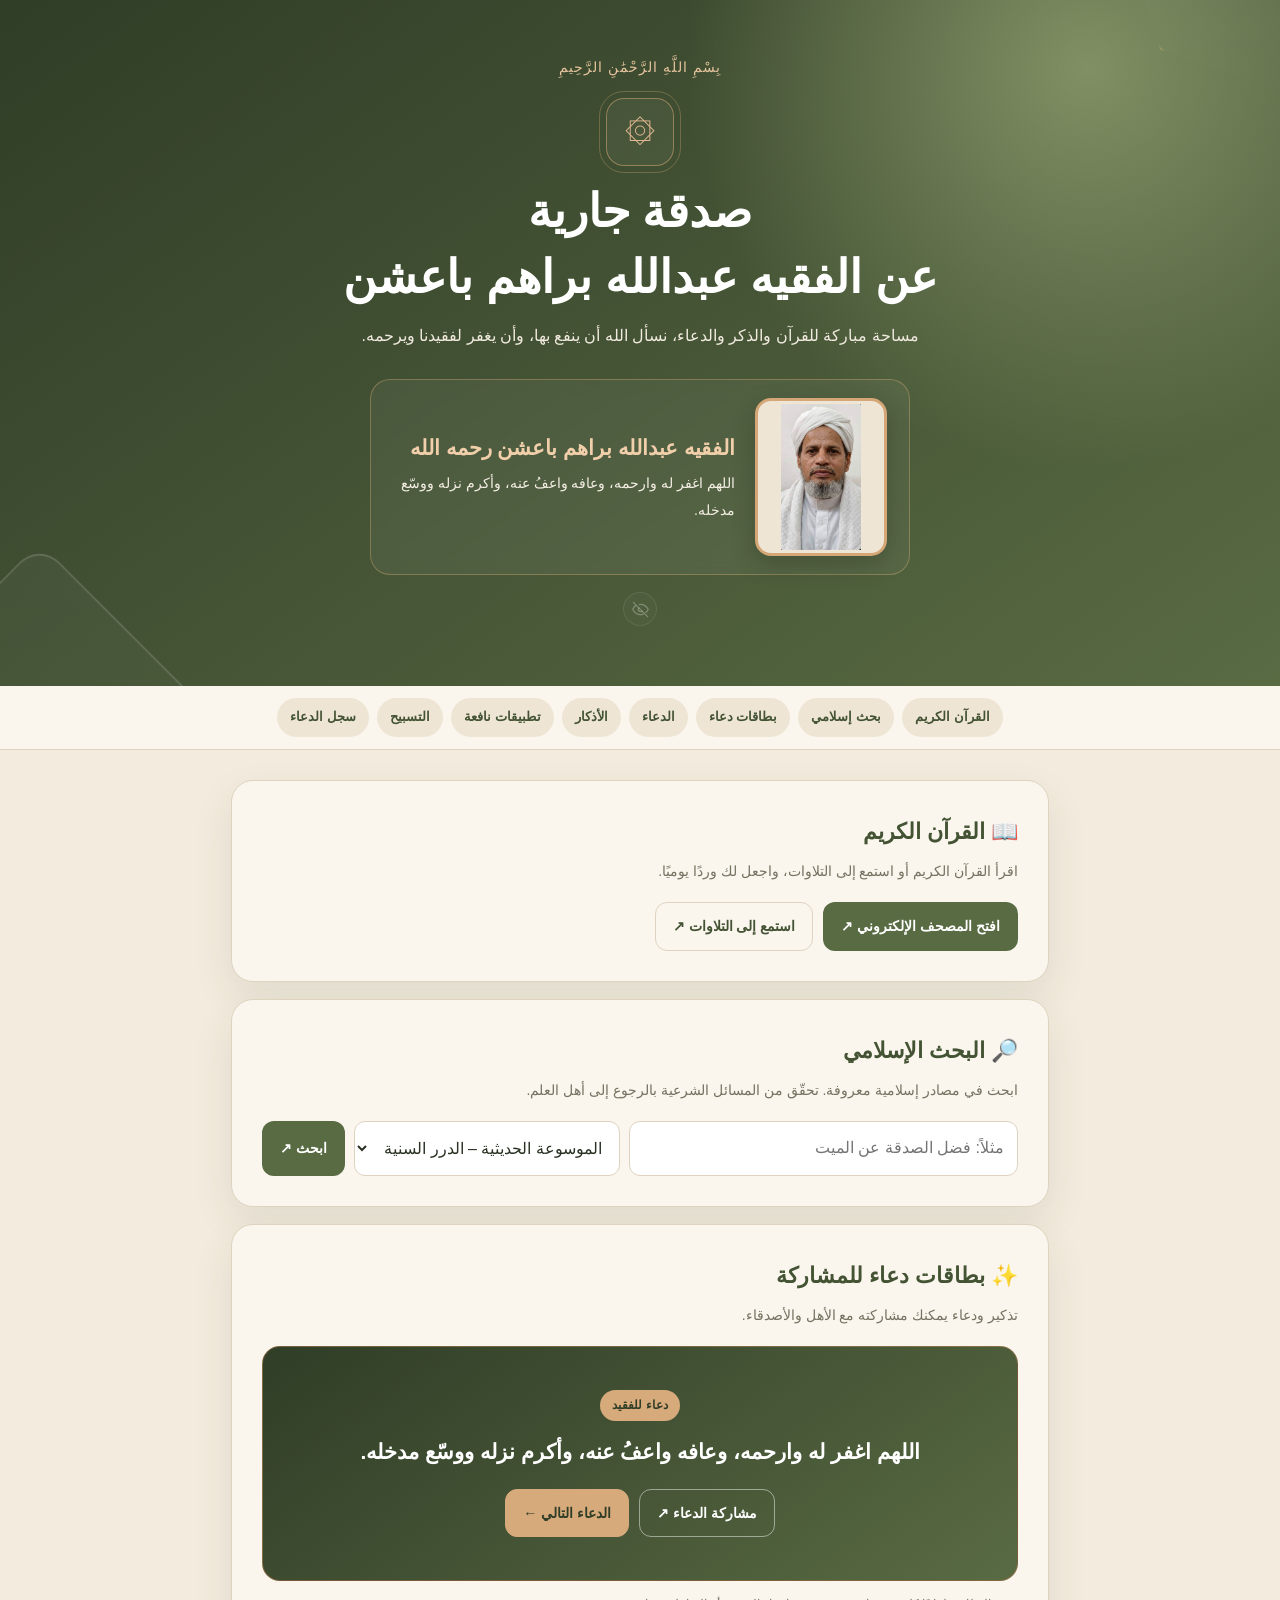
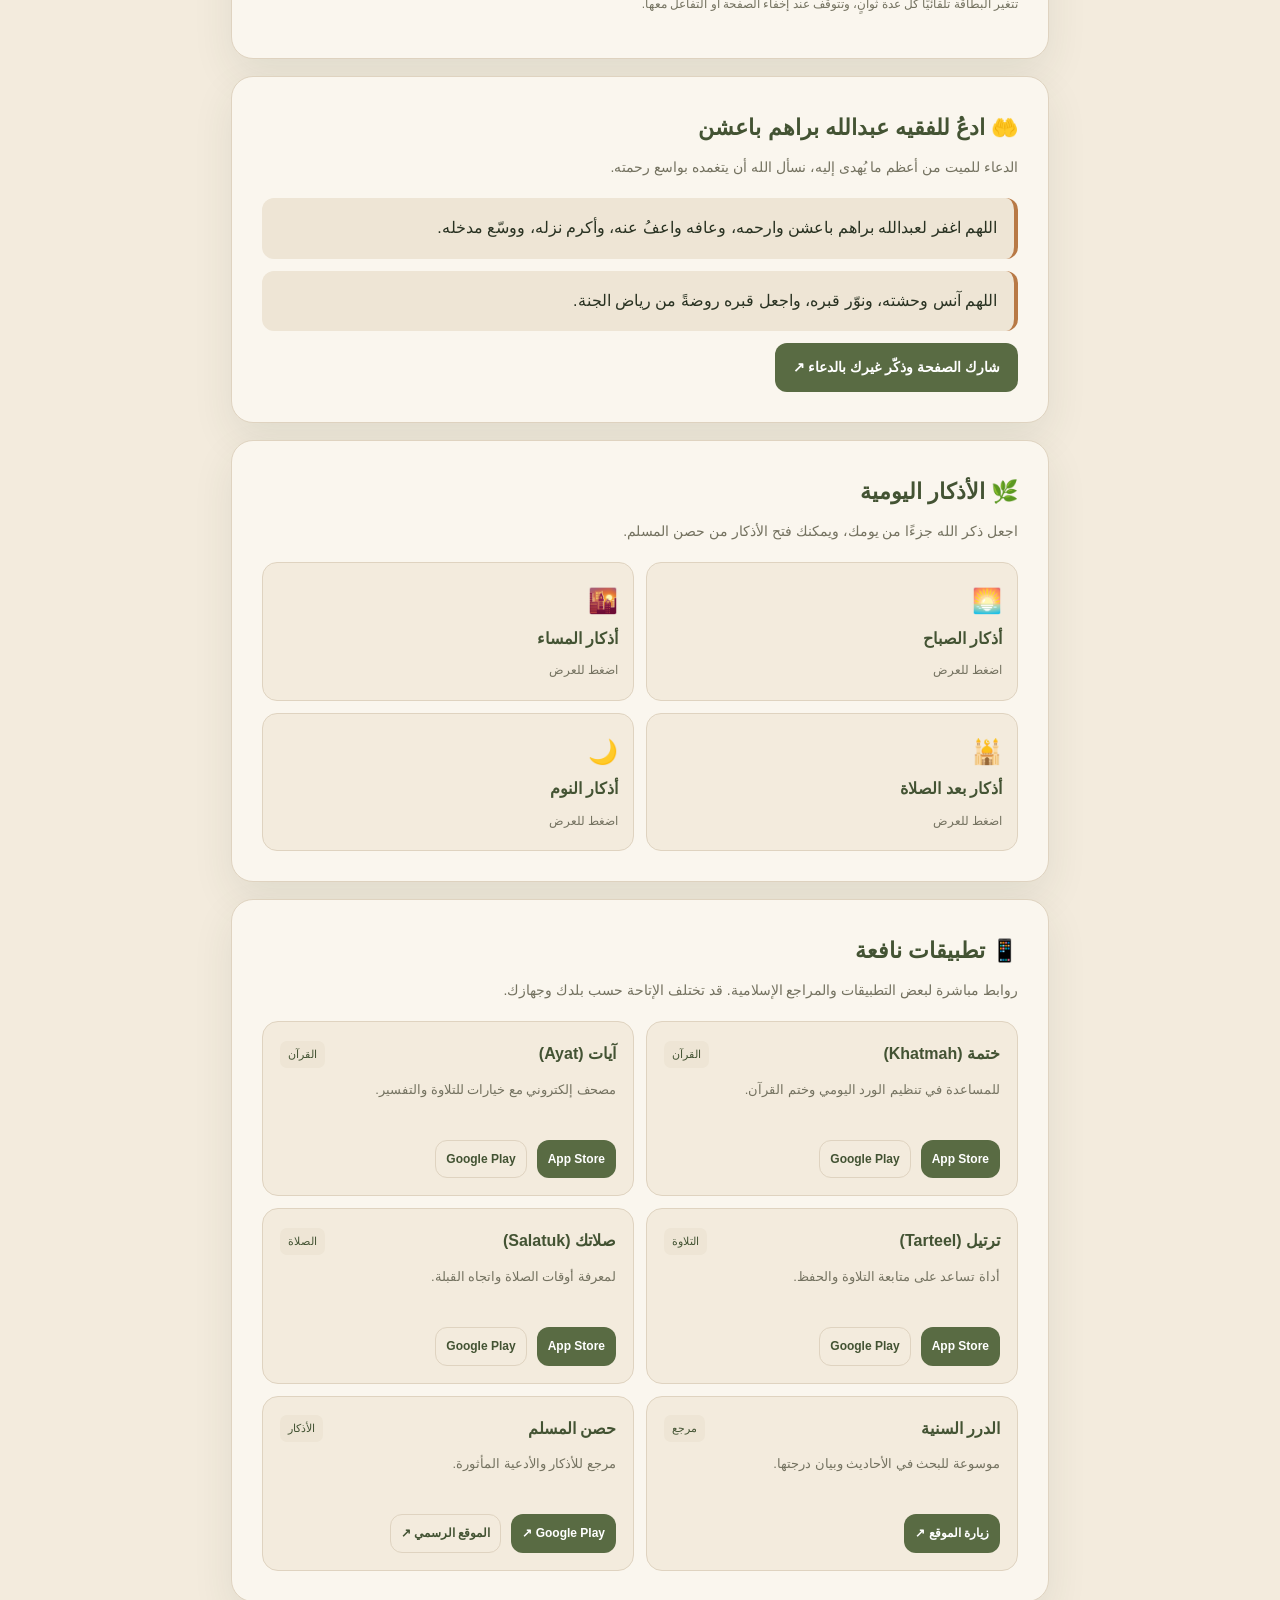
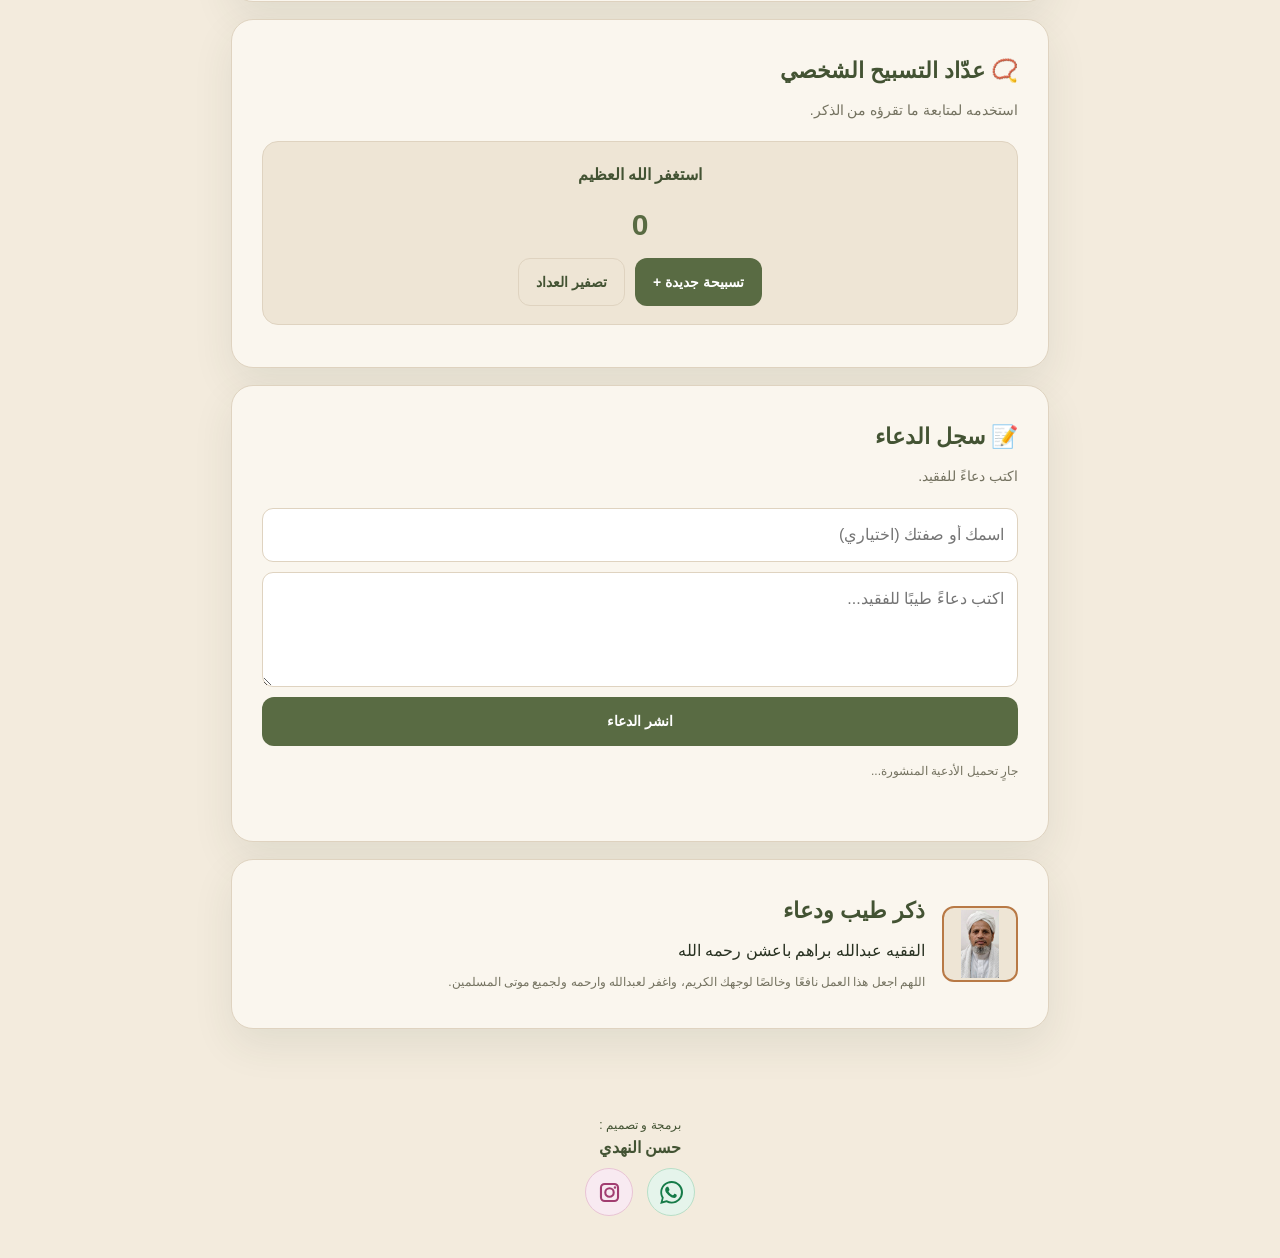
<file: index.html>
<!doctype html>
<html lang="ar" dir="rtl">
<head>
  <meta charset="utf-8">
  <meta name="viewport" content="width=device-width, initial-scale=1">
  <meta name="theme-color" content="#435333">
  <meta name="mobile-web-app-capable" content="yes">
  <meta name="apple-mobile-web-app-capable" content="yes">
  <meta name="apple-mobile-web-app-status-bar-style" content="default">
  <link rel="manifest" href="./manifest.webmanifest">
  <link rel="icon" type="image/jpeg" href="./Abdullah.jpg?v=3">
  <link rel="apple-touch-icon" href="./Abdullah.jpg">
  <meta name="description" content="صدقة جارية عن روح الفقيه عبدالله براهم باعشن رحمه الله. قرآن كريم وأذكار ودعاء وروابط نافعة.">
  <meta property="og:type" content="website">
  <meta property="og:title" content="صدقة جارية عن الفقيه عبدالله براهم باعشن رحمه الله">
  <meta property="og:description" content="نسأل الله أن يغفر له ويرحمه، وأن يجعل هذا العمل نافعًا.">
  <meta property="og:image" content="https://7hasan.github.io/Abdullah_Ba-ashan/Abdullah.jpg">
  <meta property="og:url" content="https://7hasan.github.io/Abdullah_Ba-ashan/">
  <title>صدقة جارية عن الفقيه عبدالله براهم باعشن</title>
  <link rel="preload" as="image" href="./Abdullah.jpg">
  <link rel="stylesheet" href="./style.css?v=8">
  <script src="./script.js?v=8" defer></script>
</head>
<body>
<header class="hero" id="top">
  <div class="inner">
    <div class="bism">بِسْمِ اللَّهِ الرَّحْمَٰنِ الرَّحِيمِ</div>
    <div class="emblem" aria-hidden="true">۞</div>
    <h1>صدقة جارية<br>عن الفقيه عبدالله براهم باعشن</h1>
    <p class="subtitle">مساحة مباركة للقرآن والذكر والدعاء، نسأل الله أن ينفع بها، وأن يغفر لفقيدنا ويرحمه.</p>
    <div class="name-card">
      <img class="deceased-img" src="./Abdullah.jpg" alt="صورة الفقيه عبدالله براهم باعشن" width="112" height="112">
      <div>
        <strong>الفقيه عبدالله براهم باعشن رحمه الله</strong>
        <p>اللهم اغفر له وارحمه، وعافه واعفُ عنه، وأكرم نزله ووسّع مدخله.</p>
      </div>
    </div>
    <div class="visitor-counter" id="visitor-counter">
      <button class="visitor-eye" id="visitor-eye" type="button"
        aria-label="إظهار إجمالي الزيارات" aria-expanded="false"
        aria-controls="visitor-total" disabled>
        <svg class="eye-open" viewBox="0 0 24 24" aria-hidden="true">
          <path d="M2.2 12s3.5-6.5 9.8-6.5 9.8 6.5 9.8 6.5-3.5 6.5-9.8 6.5S2.2 12 2.2 12Z"/>
          <circle cx="12" cy="12" r="3"/>
        </svg>
        <svg class="eye-closed" viewBox="0 0 24 24" aria-hidden="true">
          <path d="M3 3 21 21M10.6 5.7A10.8 10.8 0 0 1 12 5.5c6.3 0 9.8 6.5 9.8 6.5a16.5 16.5 0 0 1-3.1 3.7M6.2 6.8C3.6 8.4 2.2 12 2.2 12s3.5 6.5 9.8 6.5c1.3 0 2.5-.3 3.5-.7"/>
          <path d="M9.9 9.9a3 3 0 0 0 4.2 4.2"/>
        </svg>
        <span class="visitor-sr-only">إظهار إجمالي الزيارات</span>
      </button>
      <span id="visitor-total" class="visitor-total" hidden aria-live="polite"></span>
    </div>
  </div>
</header>

<nav aria-label="التنقل الرئيسي">
  <a href="#quran">القرآن الكريم</a><a href="#search">بحث إسلامي</a><a href="#cards">بطاقات دعاء</a>
  <a href="#dua">الدعاء</a><a href="#adhkar">الأذكار</a><a href="#apps">تطبيقات نافعة</a><a href="#interactive">التسبيح</a><a href="#wall">سجل الدعاء</a>
</nav>

<main>
  <section class="section" id="quran">
    <h2>📖 القرآن الكريم</h2>
    <p class="intro">اقرأ القرآن الكريم أو استمع إلى التلاوات، واجعل لك وردًا يوميًا.</p>
    <div class="actions">
      <a class="btn" href="https://quran.com/ar" target="_blank" rel="noopener noreferrer">افتح المصحف الإلكتروني ↗</a>
      <a class="btn outline" href="https://everyayah.com/" target="_blank" rel="noopener noreferrer">استمع إلى التلاوات ↗</a>
    </div>
  </section>

  <section class="section" id="search">
    <h2>🔎 البحث الإسلامي</h2>
    <p class="intro">ابحث في مصادر إسلامية معروفة. تحقّق من المسائل الشرعية بالرجوع إلى أهل العلم.</p>
    <div class="search-box">
      <input id="islamic-search-query" class="search-input" type="search" placeholder="مثلاً: فضل الصدقة عن الميت" aria-label="موضوع البحث">
      <select id="search-source" class="source-select" aria-label="مصدر البحث">
        <option value="dorar">الموسوعة الحديثية – الدرر السنية</option>
        <option value="islamweb">إسلام ويب</option>
        <option value="binbaz">موقع الشيخ ابن باز</option>
      </select>
      <button class="btn" type="button" onclick="executeIslamicSearch()">ابحث ↗</button>
    </div>
  </section>

  <section class="section" id="cards">
    <h2>✨ بطاقات دعاء للمشاركة</h2>
    <p class="intro">تذكير ودعاء يمكنك مشاركته مع الأهل والأصدقاء.</p>
    <div class="story-container" id="story-box">
      <span class="story-badge" id="story-category">دعاء للفقيد</span>
      <div class="story-text" id="story-text" aria-live="polite">اللهم اغفر له وارحمه، وعافه واعفُ عنه، وأكرم نزله ووسّع مدخله.</div>
      <div class="story-actions">
        <button class="btn outline" type="button" onclick="shareCurrentStory()">مشاركة الدعاء ↗</button>
        <button class="btn" type="button" onclick="nextStory()">الدعاء التالي ←</button>
      </div>
    </div>
    <p class="small">تتغير البطاقة تلقائيًا كل عدة ثوانٍ، وتتوقف عند إخفاء الصفحة أو التفاعل معها.</p>
  </section>

  <section class="section" id="dua">
    <h2>🤲 ادعُ للفقيه عبدالله براهم باعشن</h2>
    <p class="intro">الدعاء للميت من أعظم ما يُهدى إليه، نسأل الله أن يتغمده بواسع رحمته.</p>
    <div class="dua"><p>اللهم اغفر لعبدالله براهم باعشن وارحمه، وعافه واعفُ عنه، وأكرم نزله، ووسّع مدخله.</p></div>
    <div class="dua"><p>اللهم آنس وحشته، ونوّر قبره، واجعل قبره روضةً من رياض الجنة.</p></div>
    <button class="btn" type="button" onclick="sharePage()">شارك الصفحة وذكّر غيرك بالدعاء ↗</button>
  </section>

  <section class="section" id="adhkar">
    <h2>🌿 الأذكار اليومية</h2>
    <p class="intro">اجعل ذكر الله جزءًا من يومك، ويمكنك فتح الأذكار من حصن المسلم.</p>
    <div class="tilegrid">
      <details class="tile"><summary><div class="ico">🌅</div><strong>أذكار الصباح</strong><span>اضغط للعرض</span></summary><p>ابدأ يومك بذكر الله.</p><a href="https://hisnmuslim.com/i/ar/1" target="_blank" rel="noopener noreferrer">افتح الأذكار ↗</a></details>
      <details class="tile"><summary><div class="ico">🌇</div><strong>أذكار المساء</strong><span>اضغط للعرض</span></summary><p>اختم يومك بذكر الله.</p><a href="https://hisnmuslim.com/i/ar/1" target="_blank" rel="noopener noreferrer">افتح الأذكار ↗</a></details>
      <details class="tile"><summary><div class="ico">🕌</div><strong>أذكار بعد الصلاة</strong><span>اضغط للعرض</span></summary><p>حافظ على الأذكار المأثورة بعد الصلاة.</p><a href="https://hisnmuslim.com/" target="_blank" rel="noopener noreferrer">افتح حصن المسلم ↗</a></details>
      <details class="tile"><summary><div class="ico">🌙</div><strong>أذكار النوم</strong><span>اضغط للعرض</span></summary><p>اختم يومك بالأذكار.</p><a href="https://hisnmuslim.com/" target="_blank" rel="noopener noreferrer">افتح حصن المسلم ↗</a></details>
    </div>
  </section>

  <section class="section" id="apps">
    <h2>📱 تطبيقات نافعة</h2>
    <p class="intro">روابط مباشرة لبعض التطبيقات والمراجع الإسلامية. قد تختلف الإتاحة حسب بلدك وجهازك.</p>
    <div class="apps-grid">
      <article class="app-card"><div class="app-header"><strong>ختمة (Khatmah)</strong><span class="app-badge">القرآن</span></div><p class="app-desc">للمساعدة في تنظيم الورد اليومي وختم القرآن.</p><div class="store-buttons"><a class="btn store-btn" href="https://apps.apple.com/us/app/id543090051" target="_blank" rel="noopener noreferrer">App Store</a><a class="btn outline store-btn" href="https://play.google.com/store/apps/details?id=com.khatmah.android" target="_blank" rel="noopener noreferrer">Google Play</a></div></article>
      <article class="app-card"><div class="app-header"><strong>آيات (Ayat)</strong><span class="app-badge">القرآن</span></div><p class="app-desc">مصحف إلكتروني مع خيارات للتلاوة والتفسير.</p><div class="store-buttons"><a class="btn store-btn" href="https://apps.apple.com/sa/app/id634325420" target="_blank" rel="noopener noreferrer">App Store</a><a class="btn outline store-btn" href="https://play.google.com/store/apps/details?id=sa.edu.ksu.Ayat" target="_blank" rel="noopener noreferrer">Google Play</a></div></article>
      <article class="app-card"><div class="app-header"><strong>ترتيل (Tarteel)</strong><span class="app-badge">التلاوة</span></div><p class="app-desc">أداة تساعد على متابعة التلاوة والحفظ.</p><div class="store-buttons"><a class="btn store-btn" href="https://apps.apple.com/om/app/id1391009396" target="_blank" rel="noopener noreferrer">App Store</a><a class="btn outline store-btn" href="https://play.google.com/store/apps/details?id=com.tarteel.app" target="_blank" rel="noopener noreferrer">Google Play</a></div></article>
      <article class="app-card"><div class="app-header"><strong>صلاتك (Salatuk)</strong><span class="app-badge">الصلاة</span></div><p class="app-desc">لمعرفة أوقات الصلاة واتجاه القبلة.</p><div class="store-buttons"><a class="btn store-btn" href="https://apps.apple.com/ae/app/id686077611" target="_blank" rel="noopener noreferrer">App Store</a><a class="btn outline store-btn" href="https://play.google.com/store/apps/details?id=com.masarat.salati" target="_blank" rel="noopener noreferrer">Google Play</a></div></article>
      <article class="app-card"><div class="app-header"><strong>الدرر السنية</strong><span class="app-badge">مرجع</span></div><p class="app-desc">موسوعة للبحث في الأحاديث وبيان درجتها.</p><div class="store-buttons"><a class="btn store-btn" href="https://dorar.net/" target="_blank" rel="noopener noreferrer">زيارة الموقع ↗</a></div></article>
      <article class="app-card"><div class="app-header"><strong>حصن المسلم</strong><span class="app-badge">الأذكار</span></div><p class="app-desc">مرجع للأذكار والأدعية المأثورة.</p><div class="store-buttons"><a class="btn store-btn" href="https://play.google.com/store/apps/details?id=com.arabiait.hisnmuslim" target="_blank" rel="noopener noreferrer">Google Play ↗</a><a class="btn outline store-btn" href="https://hisnmuslim.com/" target="_blank" rel="noopener noreferrer">الموقع الرسمي ↗</a></div></article>
    </div>
  </section>

  <section class="section" id="interactive">
    <h2>📿 عدّاد التسبيح الشخصي</h2>
    <p class="intro">استخدمه لمتابعة ما تقرؤه من الذكر.</p>
    <div class="interactive-box">
      <strong>استغفر الله العظيم</strong>
      <span class="counter-number" id="tasbeeh-count" aria-live="polite">0</span>
      <div class="actions" style="justify-content:center">
        <button class="btn" id="tasbeeh-btn" type="button">تسبيحة جديدة +</button>
        <button class="btn outline" id="tasbeeh-reset" type="button">تصفير العداد</button>
      </div>
    </div>
  </section>

  <section class="section" id="wall">
    <h2>📝 سجل الدعاء</h2>
    <p class="intro">اكتب دعاءً للفقيد. </p>
    <form id="dua-form" class="wall-form">
      <input id="dua-name" class="wall-input" type="text" maxlength="45" placeholder="اسمك أو صفتك (اختياري)" autocomplete="name">
      <textarea id="dua-message" class="wall-input" rows="3" maxlength="500" required placeholder="اكتب دعاءً طيبًا للفقيد..."></textarea>
      <button class="btn" type="submit">انشر الدعاء</button>
    </form>
    <p class="small" id="wall-status" role="status" aria-live="polite"></p>
    <div id="dua-list" class="wall-messages" aria-live="polite"></div>
  </section>

  <section class="section final-section" id="final">
    <div class="profile">
      <img class="avatar" src="./Abdullah.jpg" alt="صورة الفقيه عبدالله براهم باعشن" width="76" height="76" loading="lazy">
      <div>
        <h2>ذكر طيب ودعاء</h2>
        <p>الفقيه عبدالله براهم باعشن رحمه الله</p>
        <p class="small">اللهم اجعل هذا العمل نافعًا وخالصًا لوجهك الكريم، واغفر لعبدالله وارحمه ولجميع موتى المسلمين.</p>
      </div>
    </div>
  </section>
  <div class="install-area">
    <button class="btn install-btn" id="install-app" type="button" hidden>
      <svg viewBox="0 0 24 24" aria-hidden="true"><path d="M12 3v11m0 0 4-4m-4 4-4-4M5 17v3h14v-3" fill="none" stroke="currentColor" stroke-width="2" stroke-linecap="round" stroke-linejoin="round"/></svg>
      تثبيت
    </button>
    <p class="small" id="install-help" hidden>ثبت التطبيق على جهازك</p>
  </div>
</main>

<footer>
  <div class="footer-credit"><p>برمجة و تصميم :<br><strong>حسن النهدي</strong></p></div>
  <div class="footer-social" aria-label="حسابات التواصل">
    <a class="social-link whatsapp" href="https://wa.me/+967776425406" target="_blank" rel="noopener noreferrer" aria-label="واتساب">
      <svg viewBox="0 0 24 24" aria-hidden="true"><path fill="currentColor" d="M20.5 3.5A11.8 11.8 0 0 0 12.1 0C5.6 0 .3 5.3.3 11.8c0 2.1.6 4.1 1.6 5.9L.2 24l6.5-1.7a11.8 11.8 0 0 0 5.4 1.3h.1c6.5 0 11.8-5.3 11.8-11.8 0-3.1-1.2-6-3.5-8.3ZM12.2 21.6a9.8 9.8 0 0 1-5-1.4l-.4-.2-3.9 1 1-3.8-.3-.4a9.8 9.8 0 1 1 8.6 4.8Zm5.4-7.3c-.3-.2-1.8-.9-2.1-1s-.5-.2-.7.2-.8 1-1 1.2-.4.2-.7.1a8 8 0 0 1-2.4-1.5 9 9 0 0 1-1.7-2.1c-.2-.3 0-.5.1-.7l.5-.6.2-.5c.1-.2 0-.4 0-.6s-.7-1.7-1-2.3c-.2-.6-.5-.5-.7-.5h-.6c-.2 0-.6.1-.9.4s-1.2 1.2-1.2 2.8 1.2 3.2 1.4 3.4a13 13 0 0 0 5 4.4c.7.3 1.2.5 1.6.6.7.2 1.3.2 1.8.1.6-.1 1.8-.7 2-1.4.3-.7.3-1.3.2-1.4-.1-.2-.3-.3-.6-.5Z"/></svg>
    </a>
    <a class="social-link instagram" href="https://www.instagram.com/3ioio_?dmpr=MWthOWRxYnh0aGx2NA==" target="_blank" rel="noopener noreferrer" aria-label="إنستغرام">
      <svg viewBox="0 0 24 24" aria-hidden="true"><path fill="currentColor" d="M7 2h10a5 5 0 0 1 5 5v10a5 5 0 0 1-5 5H7a5 5 0 0 1-5-5V7a5 5 0 0 1 5-5Zm0 2.2A2.8 2.8 0 0 0 4.2 7v10A2.8 2.8 0 0 0 7 19.8h10a2.8 2.8 0 0 0 2.8-2.8V7A2.8 2.8 0 0 0 17 4.2H7Zm5 2.3a5.5 5.5 0 1 1 0 11 5.5 5.5 0 0 1 0-11Zm0 2.2a3.3 3.3 0 1 0 0 6.6 3.3 3.3 0 0 0 0-6.6Zm5.7-3.3a1.3 1.3 0 1 1 0 2.6 1.3 1.3 0 0 1 0-2.6Z"/></svg>
    </a>
  </div>
</footer>
</body>
</html>
</file>
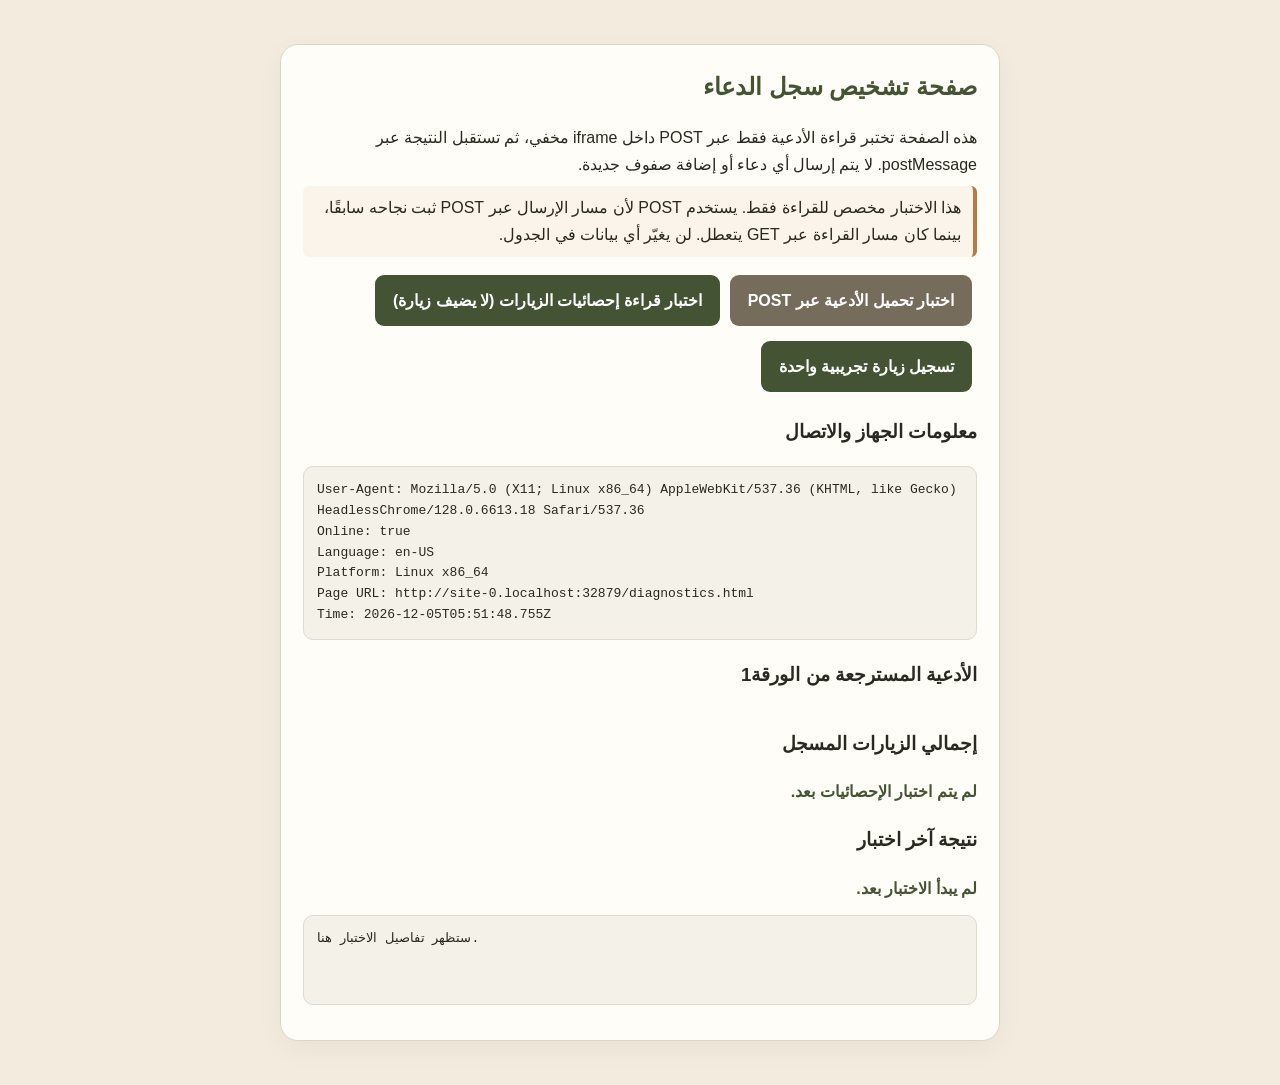
<file: diagnostics.html>
<!doctype html>
<html lang="ar" dir="rtl">
<head>
  <meta charset="utf-8">
  <meta name="viewport" content="width=device-width, initial-scale=1">
  <meta name="theme-color" content="#435333">
  <title>فحص قراءة سجل الدعاء - POST</title>
  <style>
    :root{color-scheme:light;--olive:#435333;--bg:#f3ebdd;--copper:#b87945}
    *{box-sizing:border-box}
    body{margin:0;padding:20px;background:var(--bg);color:#29291f;font-family:Arial,sans-serif;line-height:1.7}
    main{max-width:720px;margin:24px auto;background:#fffdf8;border:1px solid #ded5c5;border-radius:18px;padding:22px;box-shadow:0 8px 28px #0000000b}
    h1{margin-top:0;color:var(--olive);font-size:24px}
    p{margin:8px 0}
    label{display:block;font-weight:bold;margin:14px 0 5px}
    input,textarea{width:100%;padding:12px;border:1px solid #cfc7b8;border-radius:9px;font:inherit;background:white}
    textarea{min-height:100px;resize:vertical}
    button{border:0;border-radius:9px;background:var(--olive);color:white;padding:12px 18px;font:inherit;font-weight:bold;cursor:pointer;margin:10px 5px 5px 0}
    button.secondary{background:#756c5c}
    button:disabled{opacity:.55;cursor:wait}
    pre{white-space:pre-wrap;overflow-wrap:anywhere;background:#f4f1e9;border:1px solid #e1dacd;border-radius:10px;padding:13px;min-height:90px;direction:ltr;text-align:left;font:13px/1.6 monospace}
    .warning{border-right:4px solid var(--copper);padding:8px 12px;background:#fbf4eb;border-radius:6px}
    .status{font-weight:bold;color:var(--olive)}
    iframe.transport-frame{display:none;width:0;height:0;border:0}
  </style>
</head>
<body>
<main>
  <h1>صفحة تشخيص سجل الدعاء</h1>
  <p>هذه الصفحة تختبر قراءة الأدعية فقط عبر POST داخل iframe مخفي، ثم تستقبل النتيجة عبر postMessage. لا يتم إرسال أي دعاء أو إضافة صفوف جديدة.</p>
  <p class="warning">هذا الاختبار مخصص للقراءة فقط. يستخدم POST لأن مسار الإرسال عبر POST ثبت نجاحه سابقًا، بينما كان مسار القراءة عبر GET يتعطل. لن يغيّر أي بيانات في الجدول.</p>

  <div>
    <button id="read-btn" class="secondary" type="button">اختبار تحميل الأدعية عبر POST</button>
    <button id="stats-read-btn" type="button">اختبار قراءة إحصائيات الزيارات (لا يضيف زيارة)</button>
    <button id="stats-track-btn" type="button">تسجيل زيارة تجريبية واحدة</button>
  </div>

  <h3>معلومات الجهاز والاتصال</h3>
  <pre id="device-info">جارٍ جمع المعلومات...</pre>
  <h3>الأدعية المسترجعة من الورقة1</h3>
  <div id="duas-list" style="display:grid;gap:10px;margin:12px 0"></div>
  <h3>إجمالي الزيارات المسجل</h3>
  <p id="stats-count" class="status">لم يتم اختبار الإحصائيات بعد.</p>
  <h3>نتيجة آخر اختبار</h3>
  <p id="status" class="status" aria-live="polite">لم يبدأ الاختبار بعد.</p>
  <pre id="output">ستظهر تفاصيل الاختبار هنا.</pre>
  <iframe class="transport-frame" id="transport-frame" name="duaTransportFrame" title="اتصال خلفي"></iframe>
</main>
<script>
(() => {
  "use strict";
  const API = "https://script.google.com/macros/s/AKfycbylOH-ILGZZUnR52h1AFowa5EYsL0tIWmPoWDkefvNvYC7ATR9jUHGa9Ai3QSFhsM7S/exec";
  const frame = document.getElementById("transport-frame");
  const status = document.getElementById("status");
  const output = document.getElementById("output");
  const duasList = document.getElementById("duas-list");
  const readBtn = document.getElementById("read-btn");
  const statsReadBtn = document.getElementById("stats-read-btn");
  const statsTrackBtn = document.getElementById("stats-track-btn");
  const statsCount = document.getElementById("stats-count");
    let pending = null;

  document.getElementById("device-info").textContent = [
    "User-Agent: " + navigator.userAgent,
    "Online: " + navigator.onLine,
    "Language: " + navigator.language,
    "Platform: " + (navigator.platform || "غير متاح"),
    "Page URL: " + location.href,
    "Time: " + new Date().toISOString()
  ].join("\n");

  function makeToken() {
    return "diag_" + Date.now() + "_" + Math.random().toString(36).slice(2, 12);
  }

  function setBusy(busy) {
    readBtn.disabled = busy;
    statsReadBtn.disabled = busy;
    statsTrackBtn.disabled = busy;
  }

  function receiveMessage(event) {
    if (!pending) return;
    const data = event.data;
    const expectedChannel = (pending.kind === "STATS_READ" || pending.kind === "STATS_TRACK") ? "visitor-stats" : "dua-wall-diagnostic";
    if (!data || data.channel !== expectedChannel || data.token !== pending.token) return;
    const current = pending;
    pending = null;
    clearTimeout(current.timer);
    setBusy(false);

    const payload = data.payload;
    const elapsed = Date.now() - current.started;
    if (current.kind === "STATS_READ" || current.kind === "STATS_TRACK") {
      if (payload && payload.success && Number.isFinite(Number(payload.count))) {
        statsCount.textContent = "إجمالي الزيارات: " + Number(payload.count).toLocaleString("ar");
      } else {
        statsCount.textContent = "تعذرت العملية: " + ((payload && payload.message) || "رد غير مكتمل");
      }
    }

    if (current.kind === "READ") {
      const duas = payload && Array.isArray(payload.duas) ? payload.duas : [];
      duasList.replaceChildren();
      if (!duas.length) {
        const empty = document.createElement("p");
        empty.textContent = payload && payload.success
          ? "نجح الاتصال، لكن لا توجد أدعية منشورة في الورقة1."
          : "لم تصل قائمة أدعية قابلة للعرض.";
        duasList.appendChild(empty);
      } else {
        duas.forEach((item, index) => {
          const card = document.createElement("article");
          card.style.cssText = "padding:12px;border:1px solid #ded5c5;border-radius:10px;background:#fff";
          const text = document.createElement("p");
          text.style.margin = "0 0 6px";
          text.textContent = (index + 1) + ". " + (item.dua || item.text || "");
          const meta = document.createElement("small");
          meta.style.color = "#756c5c";
          meta.textContent = [item.name || "زائر", item.date || ""].filter(Boolean).join(" — ");
          card.append(text, meta);
          duasList.appendChild(card);
        });
      }
    }
    status.textContent = payload && payload.success
      ? "نجاح: استلمنا ردًا من Google Apps Script."
      : "وصل رد من Google، لكنه يشير إلى فشل العملية.";

    output.textContent = [
      "TEST: " + current.kind,
      "METHOD: " + current.method,
      "ELAPSED: " + elapsed + " ms",
      "RESPONSE ORIGIN: " + event.origin,
      "ONLINE: " + navigator.onLine,
      "REQUEST URL: " + current.requestUrl,
      "RESPONSE:",
      JSON.stringify(payload, null, 2)
    ].join("\n");
  }

  window.addEventListener("message", receiveMessage);

  function begin(kind, method, requestUrl) {
    if (pending) return null;
    const token = makeToken();
    const started = Date.now();
    const item = {kind, method, token, started, requestUrl, timer:null};
    item.timer = setTimeout(() => {
      if (pending !== item) return;
      pending = null;
      setBusy(false);
      status.textContent = "انتهت مهلة انتظار رد Google بعد 25 ثانية.";
      output.textContent += "\n\nTIMEOUT: لم تصل رسالة postMessage من إطار Google." +
        "\nMETHOD: " + method +
        "\nREQUEST URL: " + requestUrl +
        "\nتنبيه: في اختبار الإرسال، افحص Google Sheets قبل إعادة المحاولة؛ فقد يكون الصف قد أُضيف.";
    }, 25000);
    pending = item;
    setBusy(true);
    status.textContent = "جارٍ تنفيذ الاختبار...";
    output.textContent = [
      "TEST: " + kind,
      "METHOD: " + method,
      "REQUEST URL: " + requestUrl,
      "جارٍ انتظار رسالة من Google Apps Script..."
    ].join("\n");
    return token;
  }

  function runRead() {
    const token = makeToken();
    const requestUrl = API + " [POST form -> hidden iframe; mode=frameRead]";
    const activeToken = begin("READ", "POST form داخل iframe مخفي", requestUrl);
    if (!activeToken) return;

    const form = document.createElement("form");
    form.method = "POST";
    form.action = API;
    form.target = frame.name;
    form.acceptCharset = "UTF-8";
    form.style.display = "none";

    const fields = {mode:"frameRead", action:"read", token:activeToken};
    Object.entries(fields).forEach(([key, value]) => {
      const input = document.createElement("input");
      input.type = "hidden";
      input.name = key;
      input.value = value;
      form.appendChild(input);
    });

    document.body.appendChild(form);
    form.submit();
    setTimeout(() => form.remove(), 1000);
  }



  function runStatsRead() {
    const requestUrl = API + " [POST form -> hidden iframe; mode=frameStats, action=read]";
    const activeToken = begin("STATS_READ", "POST form داخل iframe مخفي", requestUrl);
    if (!activeToken) return;

    const form = document.createElement("form");
    form.method = "POST";
    form.action = API;
    form.target = frame.name;
    form.acceptCharset = "UTF-8";
    form.style.display = "none";

    const fields = {mode:"frameStats", action:"read", token:activeToken};
    Object.entries(fields).forEach(([key, value]) => {
      const input = document.createElement("input");
      input.type = "hidden";
      input.name = key;
      input.value = value;
      form.appendChild(input);
    });

    document.body.appendChild(form);
    form.submit();
    setTimeout(() => form.remove(), 1000);
  }

  function runStatsTrack() {
    const requestUrl = API + " [POST form -> hidden iframe; mode=frameStats, action=track]";
    const activeToken = begin("STATS_TRACK", "POST form داخل iframe مخفي", requestUrl);
    if (!activeToken) return;

    const form = document.createElement("form");
    form.method = "POST";
    form.action = API;
    form.target = frame.name;
    form.acceptCharset = "UTF-8";
    form.style.display = "none";

    const fields = {mode:"frameStats", action:"track", token:activeToken};
    Object.entries(fields).forEach(([key, value]) => {
      const input = document.createElement("input");
      input.type = "hidden";
      input.name = key;
      input.value = value;
      form.appendChild(input);
    });

    document.body.appendChild(form);
    form.submit();
    setTimeout(() => form.remove(), 1000);
  }

  readBtn.addEventListener("click", runRead);
  statsReadBtn.addEventListener("click", runStatsRead);
  statsTrackBtn.addEventListener("click", runStatsTrack);
})();
</script>
</body>
</html>
</file>
<file: style.css>
:root{
  --olive:#596b43;--olive-dark:#435333;--olive-deep:#303d27;
  --beige:#f3ebdd;--beige-light:#faf6ee;--copper:#b87945;
  --ink:#293222;--muted:#747260;--line:#dfd3c0;
  --shadow:0 16px 42px rgba(48,61,39,.09);--radius:22px;
}
*{box-sizing:border-box}
html{scroll-behavior:smooth;scroll-padding-top:88px}
body{margin:0;background:var(--beige);color:var(--ink);font-family:Tahoma,Arial,sans-serif;line-height:1.9}
a{color:inherit;text-decoration:none}
button,input,textarea,select{font:inherit}
button,a{-webkit-tap-highlight-color:transparent}
button:focus-visible,a:focus-visible,input:focus-visible,textarea:focus-visible{outline:3px solid #b8794580;outline-offset:3px}
.hero{position:relative;isolation:isolate;overflow:hidden;padding:54px 20px 58px;text-align:center;color:#fff;background:radial-gradient(circle at 85% 10%,#819064 0,transparent 32%),linear-gradient(145deg,var(--olive-deep),var(--olive))}
.hero:before,.hero:after{content:"";position:absolute;z-index:-1;border:1px solid #ffffff18;border-radius:50%;width:300px;height:300px}
.hero:before{top:-190px;right:-90px}.hero:after{bottom:-230px;left:-100px;width:390px;height:390px}
.inner{max-width:850px;margin:auto}
.bism{color:#e6c49e;font-size:14px;letter-spacing:1px}
.emblem{display:grid;place-items:center;width:68px;height:68px;margin:17px auto 12px;border:1px solid #d5a77788;border-radius:50%;color:#e1b98f;background:#ffffff0c;font-size:31px}
h1{margin:8px 0;font-size:clamp(28px,6vw,46px);line-height:1.45}
.subtitle{max-width:590px;margin:10px auto 0;color:#f0eadf}
.name-card{display:flex;align-items:center;gap:20px;max-width:540px;margin:28px auto 0;padding:18px 22px;border:1px solid #d5a77766;border-radius:20px;background:#ffffff0d;backdrop-filter:blur(8px);text-align:right}
.deceased-img{width:112px;height:112px;flex:0 0 112px;object-fit:cover;border:3px solid #d5a777;border-radius:50%;box-shadow:0 8px 24px #0003}
.name-card strong{display:block;color:#f1cfaa;font-size:21px;line-height:1.6}
.name-card p{margin:5px 0 0;color:#f5efe5;font-size:14px}
nav{position:sticky;top:0;z-index:20;display:flex;justify-content:center;gap:8px;flex-wrap:wrap;padding:12px 14px;background:#faf6eef2;border-bottom:1px solid var(--line);backdrop-filter:blur(12px)}
nav a{padding:7px 13px;border-radius:99px;background:#eee5d5;color:var(--olive-dark);font-size:13px;font-weight:700;transition:background .2s,color .2s,transform .2s}
nav a:hover{background:var(--olive);color:white;transform:translateY(-2px)}
main{max-width:850px;margin:30px auto;padding:0 16px}
.section{margin:17px 0;padding:clamp(20px,4vw,30px);border:1px solid var(--line);border-radius:var(--radius);background:var(--beige-light);box-shadow:var(--shadow)}
.section h2{display:flex;align-items:center;gap:10px;margin:0 0 5px;color:var(--olive-dark);font-size:22px}
.intro{margin:0 0 18px;color:var(--muted);font-size:14px}
.actions,.story-actions,.store-buttons{display:flex;gap:10px;flex-wrap:wrap}
.btn{display:inline-flex;align-items:center;justify-content:center;gap:7px;min-height:44px;padding:10px 17px;border:1px solid transparent;border-radius:12px;background:var(--olive);color:#fff;font-size:14px;font-weight:700;cursor:pointer;transition:transform .2s,background .2s,box-shadow .2s}
.btn:hover{transform:translateY(-2px);background:var(--olive-dark);box-shadow:0 7px 18px #43533320}
.btn:active{transform:translateY(0) scale(.98)}
.btn.outline{border-color:var(--line);background:transparent;color:var(--olive-dark)}
.btn.outline:hover{background:#eee5d5;box-shadow:none}
.tilegrid{display:grid;grid-template-columns:repeat(2,minmax(0,1fr));gap:12px}
.tile{padding:15px;border:1px solid var(--line);border-radius:15px;background:var(--beige)}
.tile summary{cursor:pointer;list-style:none}.tile summary::-webkit-details-marker{display:none}
.tile summary strong{display:block;color:var(--olive-dark)}.tile summary span{font-size:12px;color:var(--muted)}
.tile .ico{font-size:24px}.tile p{font-size:14px}
.dua{margin:12px 0;padding:15px 17px;border-right:4px solid var(--copper);border-radius:12px;background:#eee5d5}
.dua p{margin:0;font-size:16px}
.search-box{display:flex;gap:9px;flex-wrap:wrap}
.search-input,.source-select,.wall-input{min-height:46px;padding:11px 13px;border:1px solid var(--line);border-radius:11px;background:#fff;color:var(--ink)}
.search-input{flex:1;min-width:190px}.source-select{max-width:100%}
.story-container{display:flex;min-height:235px;flex-direction:column;align-items:center;justify-content:center;padding:24px;border:1px solid #b8794577;border-radius:18px;background:linear-gradient(145deg,var(--olive-deep),var(--olive));text-align:center;color:#fff}
.story-badge{margin-bottom:12px;padding:4px 12px;border-radius:30px;background:#d7aa7b;color:#303d27;font-size:12px;font-weight:700}
.story-text{max-width:600px;margin:0 0 18px;color:#fff;font-size:clamp(17px,3vw,21px);font-weight:700;line-height:1.8}
.story-actions{justify-content:center}
.story-actions .btn{border-color:#d7aa7b;background:#d7aa7b;color:var(--olive-deep)}
.story-actions .btn.outline{background:transparent;color:#fff;border-color:#ffffff77}
.small{color:var(--muted);font-size:12px}
.apps-grid{display:grid;grid-template-columns:repeat(2,minmax(0,1fr));gap:12px}
.app-card{padding:17px;border:1px solid var(--line);border-radius:16px;background:var(--beige);transition:transform .25s,border-color .25s}
.app-card:hover{transform:translateY(-3px);border-color:#c69b70}
.app-header{display:flex;justify-content:space-between;align-items:center;gap:8px}
.app-header strong{color:var(--olive-dark)}
.app-badge{padding:3px 8px;border-radius:7px;background:#eee5d5;color:var(--olive-dark);font-size:11px}
.app-desc{min-height:50px;margin:8px 0 12px;color:var(--muted);font-size:13px}
.store-btn{min-height:36px;padding:7px 10px;font-size:12px}
.interactive-box{margin:12px 0;padding:18px;border:1px solid var(--line);border-radius:16px;background:#eee5d5;text-align:center}
.interactive-box strong{display:block;color:var(--olive-dark)}
.counter-number{display:block;margin:5px 0;color:var(--olive);font-size:30px;font-weight:700;font-variant-numeric:tabular-nums}
.profile{display:flex;align-items:center;gap:17px}
.avatar{width:76px;height:76px;flex:0 0 76px;object-fit:cover;border:2px solid var(--copper);border-radius:50%}
footer{padding:30px 16px 42px;color:var(--muted);font-size:12px;text-align:center}
footer p{margin:4px}
.reveal{opacity:0;transform:translateY(18px);transition:opacity .65s ease,transform .65s cubic-bezier(.2,.7,.2,1)}
.reveal.is-visible{opacity:1;transform:translateY(0)}
@media(max-width:600px){.hero{padding:38px 16px 42px}.name-card{gap:13px;padding:15px}.deceased-img{width:86px;height:86px;flex-basis:86px}.name-card strong{font-size:17px}nav{gap:6px}nav a{padding:6px 10px;font-size:12px}.tilegrid,.apps-grid{grid-template-columns:1fr}.app-desc{min-height:0}.profile{align-items:flex-start}}
@media(prefers-reduced-motion:reduce){*,*::before,*::after{scroll-behavior:auto!important;animation-duration:.01ms!important;transition-duration:.01ms!important}.reveal{opacity:1;transform:none}}

/* صورة كاملة بلا قصّ: نعرض كامل أبعاد الصورة الأصلية */
.deceased-img{width:132px;height:158px;flex:0 0 132px;object-fit:contain;object-position:center;background:#eee5d5;border-radius:16px;padding:3px}
.avatar{object-fit:contain;object-position:center;background:#eee5d5;border-radius:12px;padding:2px}
.wall-form{display:flex;flex-direction:column;gap:10px;margin:14px 0}
.wall-input{width:100%;resize:vertical}
.wall-messages{display:grid;gap:10px;margin:14px 0}
.wall-msg-card{padding:13px 15px;border:1px solid var(--line);border-right:4px solid var(--copper);border-radius:12px;background:#fff}
.wall-msg-card strong{color:var(--olive-dark)}
.wall-msg-card p{margin:5px 0 0;white-space:pre-wrap;overflow-wrap:anywhere}
.install-btn{margin-top:14px}
@media(max-width:600px){.name-card{align-items:center}.deceased-img{width:112px;height:142px;flex-basis:112px}}

/* تذييل الموقع */
.footer-credit{display:flex;align-items:center;justify-content:center;gap:13px;margin:20px auto 12px;color:var(--olive-dark)}
.footer-credit img{width:58px;height:58px;object-fit:contain;object-position:center;background:#eee5d5;border:2px solid var(--copper);border-radius:12px;padding:2px}
.footer-credit p{margin:0;line-height:1.6}.footer-credit strong{font-size:16px}
.footer-social{display:flex;justify-content:center;gap:10px;margin:12px auto}
.social-link{display:inline-flex;align-items:center;justify-content:center;min-width:104px;padding:8px 15px;border:1px solid var(--line);border-radius:12px;font-size:13px;font-weight:700;transition:transform .2s,background .2s}
.social-link:hover{transform:translateY(-2px)}.social-link.whatsapp{color:#167b48;background:#e5f4eb;border-color:#b8dfc8}.social-link.instagram{color:#a13d70;background:#f8eaf1;border-color:#e9c4d5}

.final-section{text-align:center}.final-section h2{justify-content:center}.final-section .intro{margin:8px auto 14px}.final-section .install-btn{margin:8px auto 4px}.final-section #install-help{max-width:520px;margin:6px auto 0;line-height:1.8}
.footer-credit{margin:10px auto 6px}.footer-social{gap:14px;margin:8px auto 0}.social-link{width:48px;height:48px;min-width:48px;padding:11px;border-radius:50%}.social-link svg{display:block;width:23px;height:23px}


/* بطاقة الذكر والدعاء وزر تثبيت التطبيق أسفلها */
.final-section{text-align:right}
.final-section .profile{align-items:center;gap:17px}
.final-section .profile h2{justify-content:flex-start;margin:0 0 5px}
.final-section .profile p{margin:4px 0}
.install-area{display:flex;flex-direction:column;align-items:center;gap:3px;margin:12px auto 24px;text-align:center}
.install-area .install-btn{margin:0;gap:8px}
.install-area .install-btn svg{width:18px;height:18px;display:block}
.install-area #install-help{margin:3px 0 0}
@media(max-width:600px){.final-section .profile{align-items:flex-start}.final-section .avatar{width:76px;height:76px;flex-basis:76px}}


/* زخارف هندسية جديدة في مقدمة الموقع */
.hero:before,.hero:after{
  border-radius:0;
  transform:rotate(45deg);
  background:linear-gradient(135deg,#ffffff0a,#ffffff00);
}
.hero:before{
  width:230px;height:230px;top:-150px;right:-80px;
  border:2px solid #d5a77755;
  clip-path:polygon(50% 0,100% 25%,100% 75%,50% 100%,0 75%,0 25%);
}
.hero:after{
  width:285px;height:285px;bottom:-205px;left:-105px;
  border:2px solid #ffffff24;
  border-radius:28px;
}
.emblem{
  border-radius:18px;
  outline:1px solid #d5a77755;
  outline-offset:6px;
}


/* عداد إجمالي الزيارات أسفل بطاقة الفقيد */
.visitor-counter{
  display:flex;align-items:center;justify-content:center;gap:10px;
  min-height:38px;margin:15px auto 0;
}
.visitor-eye{
  display:grid;place-items:center;width:34px;height:34px;padding:6px;
  border:1px solid #ffffff22;border-radius:50%;
  background:#ffffff08;color:#ffffff70;cursor:pointer;
  transition:color .2s,background .2s,border-color .2s,transform .2s;
}
.visitor-eye:hover:not(:disabled){
  color:#ffffffc9;background:#ffffff16;border-color:#ffffff55;
  transform:translateY(-1px);
}
.visitor-eye:disabled{opacity:.65;cursor:default}
.visitor-eye svg{
  width:19px;height:19px;fill:none;stroke:currentColor;
  stroke-width:1.55;stroke-linecap:round;stroke-linejoin:round;
}
.visitor-eye .eye-open{display:none}
.visitor-eye .eye-closed{display:block}
.visitor-eye[aria-expanded="true"] .eye-open{display:block}
.visitor-eye[aria-expanded="true"] .eye-closed{display:none}
.visitor-total{
  color:#ffffffdf;font-size:13px;font-weight:700;
  font-variant-numeric:tabular-nums;
}
.visitor-sr-only{
  position:absolute;width:1px;height:1px;padding:0;margin:-1px;
  overflow:hidden;clip:rect(0,0,0,0);white-space:nowrap;border:0;
}


/* احترام خاصية hidden حتى مع عناصر لها display مخصص */
[hidden]{display:none!important}
</file>
